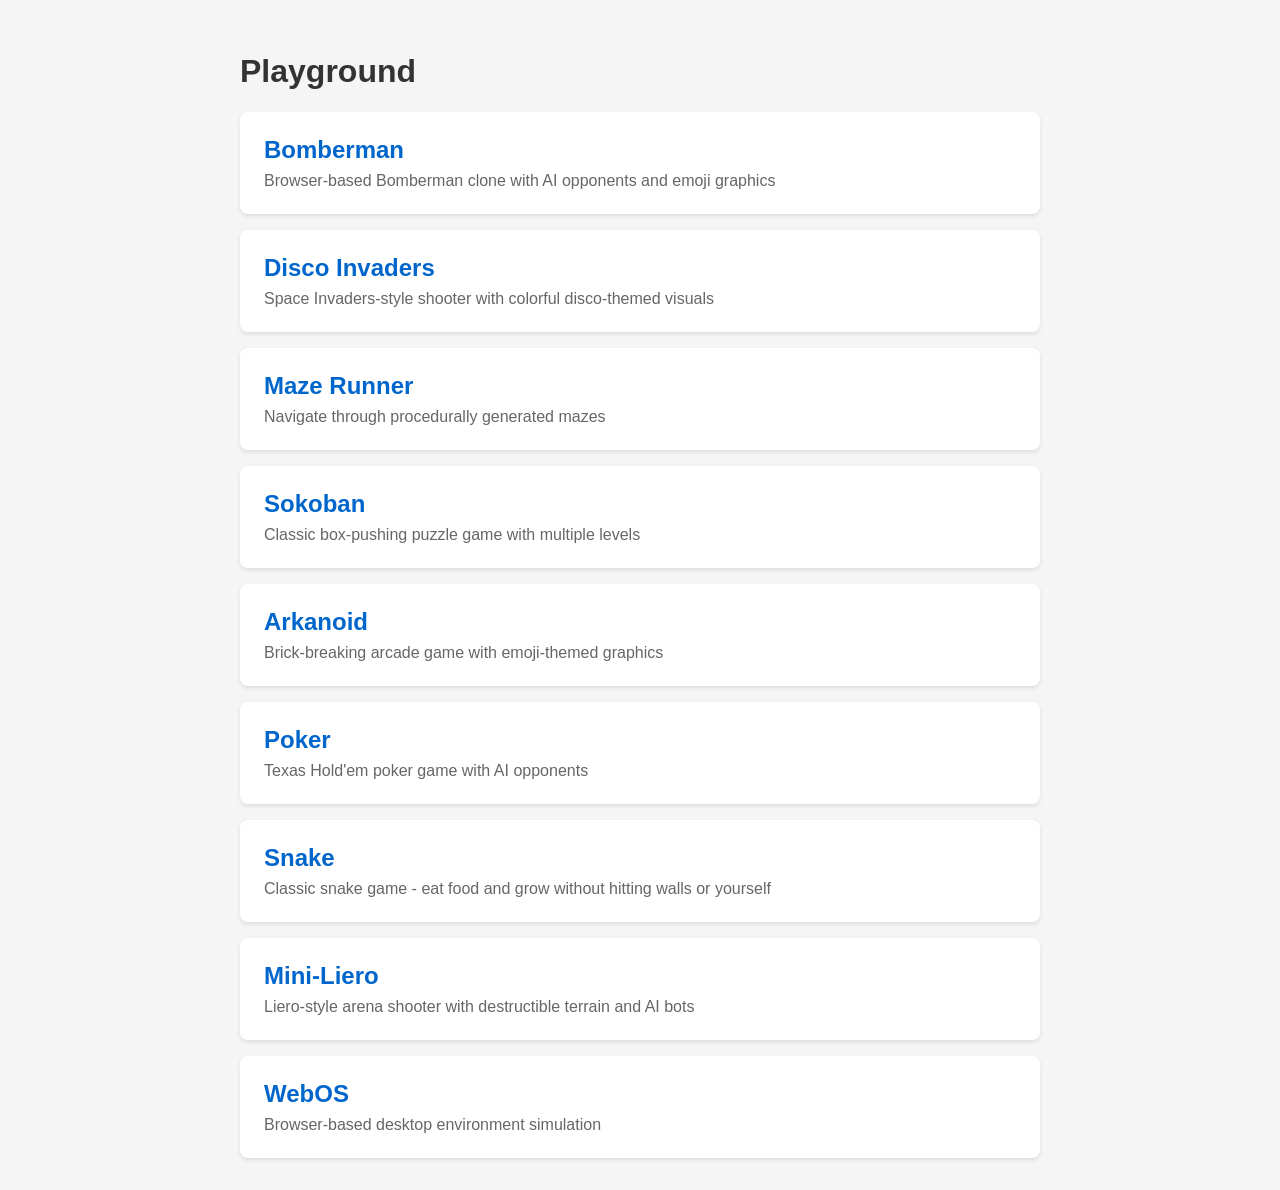
<file: index.html>
<!DOCTYPE html>
<html lang="en">
<head>
    <meta charset="UTF-8">
    <meta name="viewport" content="width=device-width, initial-scale=1.0">
    <title>Playground</title>
    <style>
        body {
            font-family: -apple-system, BlinkMacSystemFont, 'Segoe UI', Roboto, sans-serif;
            max-width: 800px;
            margin: 0 auto;
            padding: 2rem;
            background: #f5f5f5;
        }
        h1 {
            color: #333;
        }
        .projects {
            display: grid;
            gap: 1rem;
        }
        .project {
            background: white;
            padding: 1.5rem;
            border-radius: 8px;
            box-shadow: 0 2px 4px rgba(0,0,0,0.1);
            text-decoration: none;
            color: inherit;
            transition: transform 0.2s, box-shadow 0.2s;
        }
        .project:hover {
            transform: translateY(-2px);
            box-shadow: 0 4px 8px rgba(0,0,0,0.15);
        }
        .project h2 {
            margin: 0 0 0.5rem 0;
            color: #0066cc;
        }
        .project p {
            margin: 0;
            color: #666;
        }
    </style>
</head>
<body>
    <h1>Playground</h1>
    <div class="projects">
        <a href="bomberman/" class="project">
            <h2>Bomberman</h2>
            <p>Browser-based Bomberman clone with AI opponents and emoji graphics</p>
        </a>
        <a href="disco-invaders/" class="project">
            <h2>Disco Invaders</h2>
            <p>Space Invaders-style shooter with colorful disco-themed visuals</p>
        </a>
        <a href="maze-runner/" class="project">
            <h2>Maze Runner</h2>
            <p>Navigate through procedurally generated mazes</p>
        </a>
        <a href="sokoban/" class="project">
            <h2>Sokoban</h2>
            <p>Classic box-pushing puzzle game with multiple levels</p>
        </a>
        <a href="arkanoid/" class="project">
            <h2>Arkanoid</h2>
            <p>Brick-breaking arcade game with emoji-themed graphics</p>
        </a>
        <a href="poker/" class="project">
            <h2>Poker</h2>
            <p>Texas Hold'em poker game with AI opponents</p>
        </a>
        <a href="snake/" class="project">
            <h2>Snake</h2>
            <p>Classic snake game - eat food and grow without hitting walls or yourself</p>
        </a>
        <a href="mini-liero/" class="project">
            <h2>Mini-Liero</h2>
            <p>Liero-style arena shooter with destructible terrain and AI bots</p>
        </a>
        <a href="webos/" class="project">
            <h2>WebOS</h2>
            <p>Browser-based desktop environment simulation</p>
        </a>
    </div>
</body>
</html>
</file>
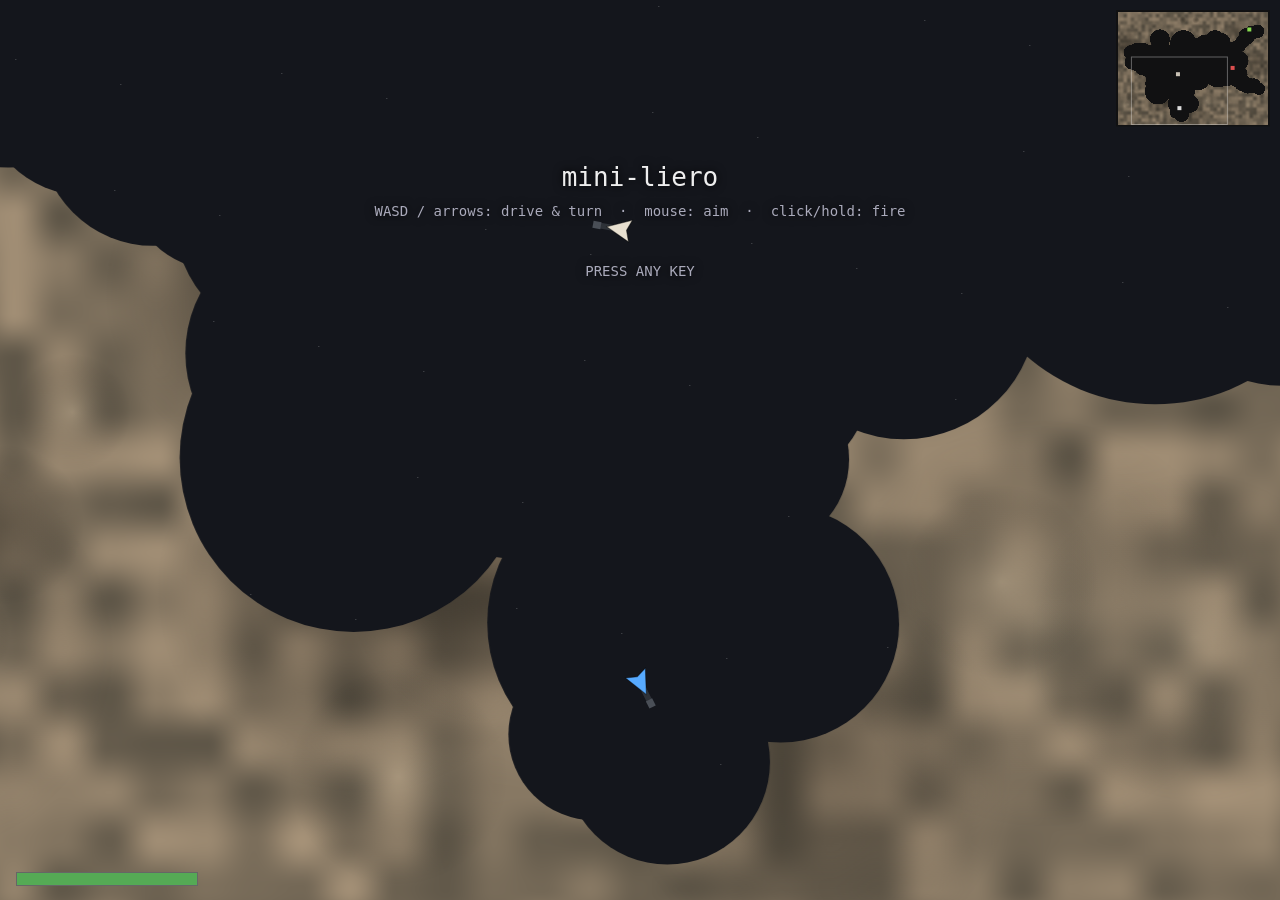
<file: mini-liero/index.html>
<!DOCTYPE html>
<html>
<head>
<meta charset="utf-8">
<title>mini-liero</title>
<style>
  html, body { margin: 0; height: 100%; overflow: hidden; background: #14161c; }
  #game { display: block; }
  #hud {
    position: fixed; left: 0; right: 0; bottom: 0;
    display: flex; justify-content: space-between; align-items: flex-end;
    padding: 10px 16px; color: #eee; font: 14px/1.5 monospace;
    pointer-events: none; text-shadow: 0 1px 3px #000;
  }
  #hpbar { width: 180px; height: 12px; background: #333; border: 1px solid #666; margin-bottom: 4px; }
  #hpfill { height: 100%; width: 100%; background: #5a5; transition: width 0.1s; }
  #msg {
    position: fixed; top: 18%; width: 100%; text-align: center;
    color: #eee; font: 26px monospace; pointer-events: none;
    text-shadow: 0 0 10px #000;
  }
  #msg small { font-size: 14px; color: #aab; }
</style>
</head>
<body>
<canvas id="game"></canvas>
<div id="msg">mini-liero<br><small>WASD / arrows: drive &amp; turn &nbsp;&middot;&nbsp; mouse: aim &nbsp;&middot;&nbsp; click/hold: fire<br><br>PRESS ANY KEY</small></div>
<div id="hud">
  <div>
    <div id="hpbar"><div id="hpfill"></div></div>
    <div id="stats"></div>
  </div>
  <div id="score"></div>
</div>
<script src="js/terrain.js"></script>
<script src="js/particles.js"></script>
<script src="js/player.js"></script>
<script src="js/game.js"></script>
</body>
</html>
</file>
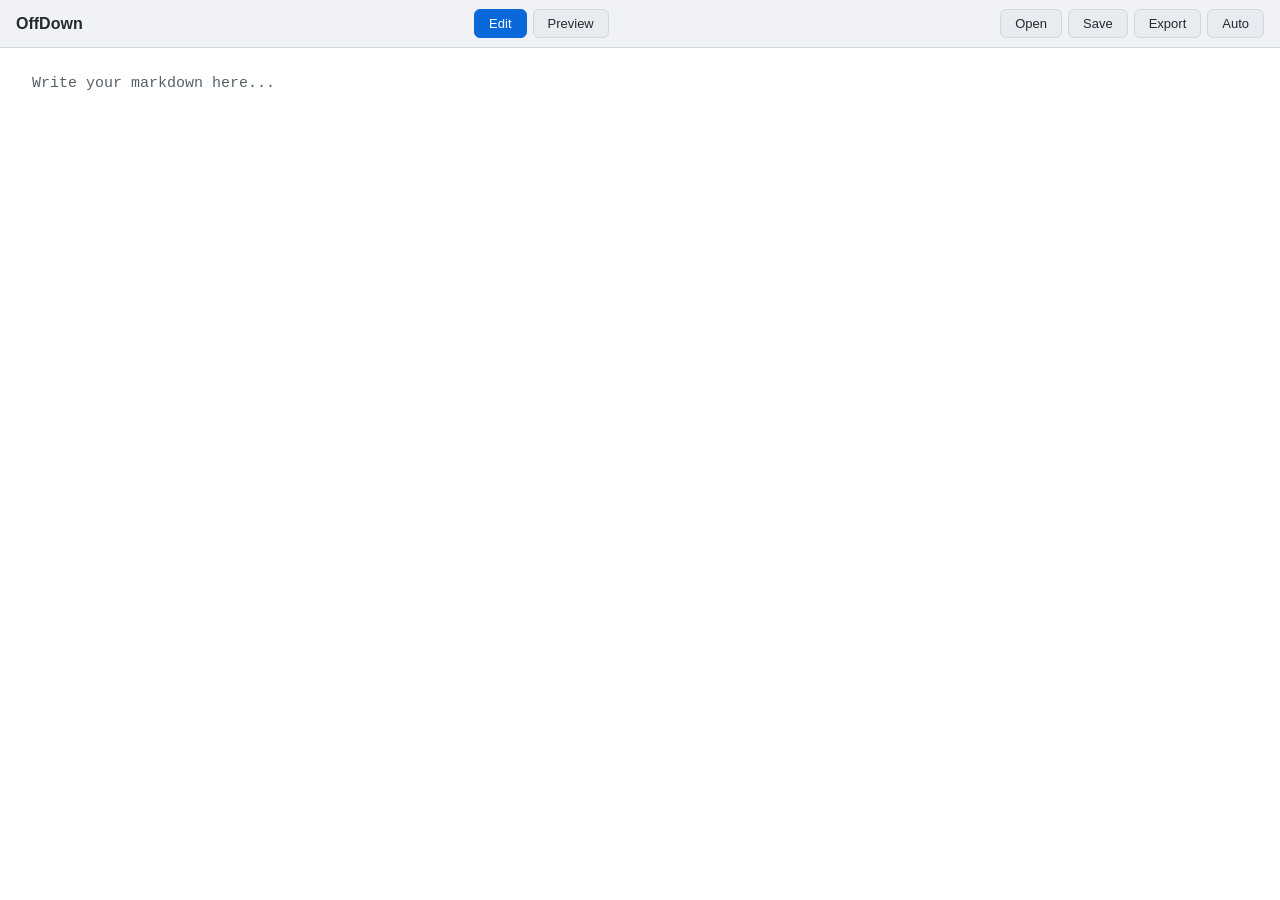
<file: offdown/index.html>
<!DOCTYPE html>
<html lang="en">
<head>
  <meta charset="UTF-8">
  <meta name="viewport" content="width=device-width, initial-scale=1.0">
  <title>OffDown - Markdown Editor</title>
  <link rel="stylesheet" href="css/styles.css">
</head>
<body>
  <header>
    <div class="header-left">
      <h1>OffDown</h1>
    </div>
    <div class="header-center">
      <button id="btn-edit" class="mode-btn active" title="Edit mode">Edit</button>
      <button id="btn-preview" class="mode-btn" title="Preview mode">Preview</button>
    </div>
    <div class="header-right">
      <button id="btn-open" title="Open file">Open</button>
      <button id="btn-save" title="Save file">Save</button>
      <button id="btn-export" title="Export as .md">Export</button>
      <button id="btn-theme" title="Toggle theme">Theme</button>
    </div>
  </header>
  <main>
    <textarea id="editor" placeholder="Write your markdown here..." spellcheck="false"></textarea>
    <div id="preview" class="hidden"></div>
  </main>
  <input type="file" id="file-input" accept=".md,.markdown,.text" hidden>
  <script src="js/marked.min.js"></script>
  <script src="js/app.js"></script>
</body>
</html>
</file>
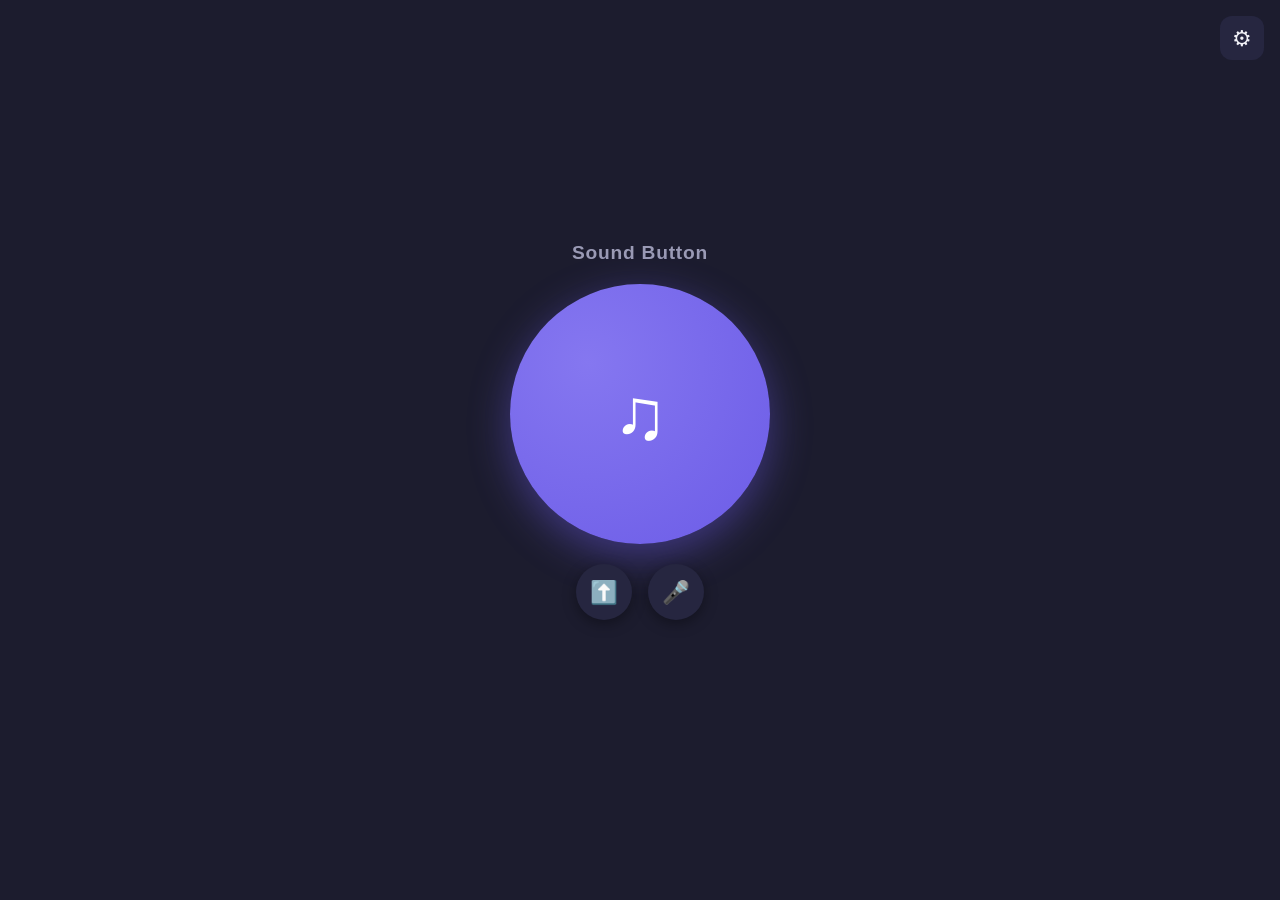
<file: sound-app/index.html>
<!DOCTYPE html>
<html lang="en">
<head>
  <meta charset="UTF-8" />
  <meta name="viewport" content="width=device-width, initial-scale=1.0, viewport-fit=cover" />
  <meta name="apple-mobile-web-app-capable" content="yes" />
  <meta name="apple-mobile-web-app-status-bar-style" content="black-translucent" />
  <meta name="theme-color" content="#1c1c2e" />
  <title>Sound Button</title>
  <link rel="manifest" href="manifest.json" />
  <link rel="icon" type="image/png" href="icon-192.png" />
  <link rel="apple-touch-icon" href="icon-192.png" />
  <style>
    :root {
      --bg: #1c1c2e;
      --card: #262640;
      --accent: #6c5ce7;
      --accent-pressed: #5a4bd1;
      --text: #f1f1f7;
      --muted: #9a9ab5;
    }
    * { box-sizing: border-box; margin: 0; padding: 0; -webkit-tap-highlight-color: transparent; }
    html, body { height: 100%; }
    body {
      font-family: -apple-system, BlinkMacSystemFont, "Segoe UI", Roboto, sans-serif;
      background: var(--bg);
      color: var(--text);
      display: flex;
      flex-direction: column;
      align-items: center;
      justify-content: center;
      gap: 20px;
      padding: 24px 16px calc(24px + env(safe-area-inset-bottom));
      user-select: none;
    }
    h1 { font-size: 1.2rem; font-weight: 600; color: var(--muted); letter-spacing: 0.04em; }

    /* Big play button */
    #playBtn {
      width: min(260px, 70vw);
      height: min(260px, 70vw);
      border-radius: 50%;
      border: none;
      background: radial-gradient(circle at 30% 30%, #8577f0, var(--accent));
      color: white;
      font-size: 4.5rem;
      cursor: pointer;
      box-shadow: 0 12px 40px rgba(108, 92, 231, 0.45);
      transition: transform 0.08s ease, background 0.15s ease;
      display: flex;
      align-items: center;
      justify-content: center;
    }
    #playBtn:active { transform: scale(0.94); background: var(--accent-pressed); }

    /* Quick actions under the big button */
    .quick-row { display: flex; gap: 16px; }
    .quick-btn {
      width: 56px;
      height: 56px;
      border-radius: 50%;
      border: none;
      background: var(--card);
      color: var(--text);
      font-size: 1.4rem;
      cursor: pointer;
      display: flex;
      align-items: center;
      justify-content: center;
      box-shadow: 0 4px 14px rgba(0, 0, 0, 0.35);
    }
    .quick-btn:active { transform: scale(0.92); }
    #recBtn.recording {
      background: #e74c3c;
      animation: pulse 1.2s ease-in-out infinite;
    }
    @keyframes pulse {
      0%, 100% { box-shadow: 0 0 0 0 rgba(231, 76, 60, 0.6); }
      50% { box-shadow: 0 0 0 14px rgba(231, 76, 60, 0); }
    }
    #recTimer {
      color: #e74c3c;
      font-size: 0.9rem;
      font-variant-numeric: tabular-nums;
      min-height: 1.2em;
    }

    /* Settings */
    #settings {
      background: var(--card);
      border-radius: 16px;
      padding: 16px;
      width: min(340px, 100%);
      display: none;
      flex-direction: column;
      gap: 14px;
    }
    #settings.open { display: flex; }
    .row { display: flex; flex-direction: column; gap: 6px; }
    label { font-size: 0.8rem; color: var(--muted); }
    select, input[type="range"] {
      width: 100%;
      background: #1c1c2e;
      color: var(--text);
      border: 1px solid #3a3a5c;
      border-radius: 8px;
      padding: 8px;
      font-size: 0.95rem;
    }
    input[type="range"] { padding: 0; accent-color: var(--accent); }
    .range-value { font-size: 0.75rem; color: var(--muted); text-align: right; }
    .btn {
      background: transparent;
      color: var(--accent);
      border: 1px solid var(--accent);
      border-radius: 8px;
      padding: 8px 12px;
      font-size: 0.9rem;
      cursor: pointer;
    }
    .btn:active { background: var(--accent); color: white; }
    .btn-row { display: flex; gap: 8px; }
    .btn-row .btn { flex: 1; }
    #gearBtn {
      position: fixed;
      top: calc(16px + env(safe-area-inset-top));
      right: 16px;
      background: var(--card);
      border: none;
      color: var(--text);
      font-size: 1.4rem;
      width: 44px;
      height: 44px;
      border-radius: 12px;
      cursor: pointer;
    }
    .file-name { font-size: 0.75rem; color: var(--muted); word-break: break-all; }
    #fileInput { display: none; }
  </style>
</head>
<body>
  <button id="gearBtn" aria-label="Settings">&#9881;</button>

  <h1>Sound Button</h1>

  <button id="playBtn" aria-label="Play sound">&#9835;</button>

  <div class="quick-row">
    <button id="uploadBtn" class="quick-btn" aria-label="Upload sound" title="Upload sound file">&#11014;&#65039;</button>
    <button id="recBtn" class="quick-btn" aria-label="Record sound" title="Record from microphone">&#127908;</button>
  </div>
  <div id="recTimer"></div>

  <div id="settings">
    <div class="row">
      <label for="soundSource">Sound source</label>
      <select id="soundSource">
        <option value="file">Custom file</option>
        <option value="tone">Tone</option>
      </select>
    </div>

    <div class="row" id="fileRow">
      <label>Audio file (stored on this device)</label>
      <div class="btn-row">
        <button class="btn" id="pickFileBtn">Choose file…</button>
        <button class="btn" id="recBtn2">Record</button>
        <button class="btn" id="removeFileBtn" style="display:none">Remove</button>
      </div>
      <div class="file-name" id="fileName">No file selected</div>
      <input type="file" id="fileInput" accept="audio/*" />
    </div>

    <div class="row" id="toneRow">
      <label for="tonePreset">Preset</label>
      <select id="tonePreset">
        <option value="ding">Ding</option>
        <option value="beep">Beep</option>
        <option value="chime">Chime</option>
        <option value="alarm">Alarm</option>
        <option value="custom">Custom frequency…</option>
      </select>
    </div>

    <div class="row" id="customFreqRow" style="display:none">
      <label for="freq">Frequency: <span id="freqVal">440</span> Hz</label>
      <input type="range" id="freq" min="60" max="2000" step="1" value="440" />
    </div>

    <div class="row">
      <label for="volume">Volume: <span id="volVal">80</span>%</label>
      <input type="range" id="volume" min="0" max="100" value="80" />
    </div>

    <div class="row">
      <label for="loop">
        <input type="checkbox" id="loop" style="width:auto" /> Loop until pressed again
      </label>
    </div>
  </div>

  <script src="app.js"></script>
</body>
</html>
</file>
<file: offdown/css/styles.css>
/* OffDown - Markdown Editor Styles */

/* ===== CSS Custom Properties (Light Theme - Default) ===== */
:root {
  --bg-primary: #ffffff;
  --bg-secondary: #f6f8fa;
  --bg-header: #f0f2f5;
  --text-primary: #24292f;
  --text-secondary: #57606a;
  --border-color: #d0d7de;
  --accent: #0969da;
  --accent-hover: #0550ae;
  --btn-bg: #e8ebf0;
  --btn-bg-hover: #d0d7de;
  --btn-active-bg: #d0d7de;
  --code-bg: #f6f8fa;
  --blockquote-border: #d0d7de;
  --blockquote-bg: #f6f8fa;
  --table-stripe: #f6f8fa;
  --scrollbar-thumb: #c9d1d9;
  --scrollbar-track: transparent;
}

/* ===== Dark Theme ===== */
[data-theme="dark"] {
  --bg-primary: #0d1117;
  --bg-secondary: #161b22;
  --bg-header: #010409;
  --text-primary: #c9d1d9;
  --text-secondary: #8b949e;
  --border-color: #30363d;
  --accent: #58a6ff;
  --accent-hover: #79c0ff;
  --btn-bg: #21262d;
  --btn-bg-hover: #30363d;
  --btn-active-bg: #30363d;
  --code-bg: #161b22;
  --blockquote-border: #3b434b;
  --blockquote-bg: #161b22;
  --table-stripe: #161b22;
  --scrollbar-thumb: #484f58;
}

/* ===== Auto Dark (via media query, overridden by manual [data-theme]) ===== */
@media (prefers-color-scheme: dark) {
  :root:not([data-theme="light"]) {
    --bg-primary: #0d1117;
    --bg-secondary: #161b22;
    --bg-header: #010409;
    --text-primary: #c9d1d9;
    --text-secondary: #8b949e;
    --border-color: #30363d;
    --accent: #58a6ff;
    --accent-hover: #79c0ff;
    --btn-bg: #21262d;
    --btn-bg-hover: #30363d;
    --btn-active-bg: #30363d;
    --code-bg: #161b22;
    --blockquote-border: #3b434b;
    --blockquote-bg: #161b22;
    --table-stripe: #161b22;
    --scrollbar-thumb: #484f58;
  }
}

/* ===== Reset & Base ===== */
*, *::before, *::after {
  box-sizing: border-box;
  margin: 0;
  padding: 0;
}

html, body {
  height: 100%;
  font-family: -apple-system, BlinkMacSystemFont, "Segoe UI", Helvetica, Arial, sans-serif;
  background: var(--bg-primary);
  color: var(--text-primary);
  transition: background-color 0.2s, color 0.2s;
}

/* ===== Layout ===== */
body {
  display: flex;
  flex-direction: column;
}

header {
  display: flex;
  align-items: center;
  justify-content: space-between;
  height: 48px;
  padding: 0 16px;
  background: var(--bg-header);
  border-bottom: 1px solid var(--border-color);
  flex-shrink: 0;
  user-select: none;
}

main {
  flex: 1;
  display: flex;
  overflow: hidden;
  position: relative;
}

/* ===== Header Elements ===== */
.header-left h1 {
  font-size: 16px;
  font-weight: 600;
  color: var(--text-primary);
}

.header-center,
.header-right {
  display: flex;
  gap: 6px;
  align-items: center;
}

/* ===== Buttons ===== */
.mode-btn,
#btn-open,
#btn-save,
#btn-export,
#btn-theme {
  font: inherit;
  font-size: 13px;
  padding: 6px 14px;
  border: 1px solid var(--border-color);
  border-radius: 6px;
  background: var(--btn-bg);
  color: var(--text-primary);
  cursor: pointer;
  transition: background-color 0.15s, border-color 0.15s;
}

.mode-btn:hover,
#btn-open:hover,
#btn-save:hover,
#btn-export:hover,
#btn-theme:hover {
  background: var(--btn-bg-hover);
}

.mode-btn.active {
  background: var(--accent);
  color: #fff;
  border-color: var(--accent);
}

.mode-btn.active:hover {
  background: var(--accent-hover);
  border-color: var(--accent-hover);
}

/* ===== Editor ===== */
#editor {
  width: 100%;
  height: 100%;
  padding: 24px 32px;
  border: none;
  outline: none;
  resize: none;
  font-family: "SFMono-Regular", Consolas, "Liberation Mono", Menlo, monospace;
  font-size: 15px;
  line-height: 1.6;
  background: var(--bg-primary);
  color: var(--text-primary);
  tab-size: 2;
}

#editor::placeholder {
  color: var(--text-secondary);
}

/* ===== Preview ===== */
#preview {
  width: 100%;
  height: 100%;
  padding: 24px 32px;
  overflow-y: auto;
  overflow-x: hidden;
}

/* ===== Utility ===== */
.hidden {
  display: none !important;
}

/* ===== Custom Scrollbar ===== */
#preview::-webkit-scrollbar,
#editor::-webkit-scrollbar {
  width: 8px;
}

#preview::-webkit-scrollbar-track,
#editor::-webkit-scrollbar-track {
  background: var(--scrollbar-track);
}

#preview::-webkit-scrollbar-thumb,
#editor::-webkit-scrollbar-thumb {
  background: var(--scrollbar-thumb);
  border-radius: 4px;
}

/* ===== Preview Content (GitHub-flavored Markdown look) ===== */
#preview h1,
#preview h2,
#preview h3,
#preview h4,
#preview h5,
#preview h6 {
  margin-top: 24px;
  margin-bottom: 16px;
  font-weight: 600;
  line-height: 1.25;
}

#preview h1 { font-size: 2em; padding-bottom: 0.3em; border-bottom: 1px solid var(--border-color); }
#preview h2 { font-size: 1.5em; padding-bottom: 0.3em; border-bottom: 1px solid var(--border-color); }
#preview h3 { font-size: 1.25em; }
#preview h4 { font-size: 1em; }
#preview h5 { font-size: 0.875em; }
#preview h6 { font-size: 0.85em; color: var(--text-secondary); }

#preview p {
  margin-top: 0;
  margin-bottom: 16px;
  line-height: 1.6;
}

#preview a {
  color: var(--accent);
  text-decoration: none;
}

#preview a:hover {
  text-decoration: underline;
}

#preview strong { font-weight: 600; }
#preview em { font-style: italic; }

#preview code {
  padding: 0.2em 0.4em;
  border-radius: 6px;
  font-size: 85%;
  background: var(--code-bg);
  font-family: "SFMono-Regular", Consolas, "Liberation Mono", Menlo, monospace;
}

#preview pre {
  padding: 16px;
  overflow: auto;
  border-radius: 6px;
  background: var(--code-bg);
  line-height: 1.45;
  margin-bottom: 16px;
}

#preview pre code {
  padding: 0;
  background: transparent;
  font-size: 85%;
}

#preview blockquote {
  padding: 0 1em;
  margin: 0 0 16px 0;
  color: var(--text-secondary);
  border-left: 0.25em solid var(--blockquote-border);
  background: var(--blockquote-bg);
  border-radius: 0 6px 6px 0;
}

#preview ul,
#preview ol {
  padding-left: 2em;
  margin-bottom: 16px;
}

#preview li {
  margin: 0.25em 0;
  line-height: 1.6;
}

#preview hr {
  height: 0.25em;
  padding: 0;
  margin: 24px 0;
  background: var(--border-color);
  border: 0;
}

#preview img {
  max-width: 100%;
  border-radius: 6px;
}

#preview table {
  width: 100%;
  border-collapse: collapse;
  margin-bottom: 16px;
}

#preview table th,
#preview table td {
  padding: 6px 13px;
  border: 1px solid var(--border-color);
}

#preview table tr:nth-child(2n) {
  background: var(--table-stripe);
}

#preview input[type="checkbox"] {
  margin-right: 0.5em;
}

/* ===== Responsive ===== */
@media (max-width: 600px) {
  header {
    flex-wrap: wrap;
    height: auto;
    padding: 8px 12px;
    gap: 6px;
  }

  .header-left {
    flex: 1 1 100%;
    text-align: center;
  }

  .header-center,
  .header-right {
    flex-wrap: wrap;
    justify-content: center;
  }

  #editor,
  #preview {
    padding: 16px;
  }
}
</file>
